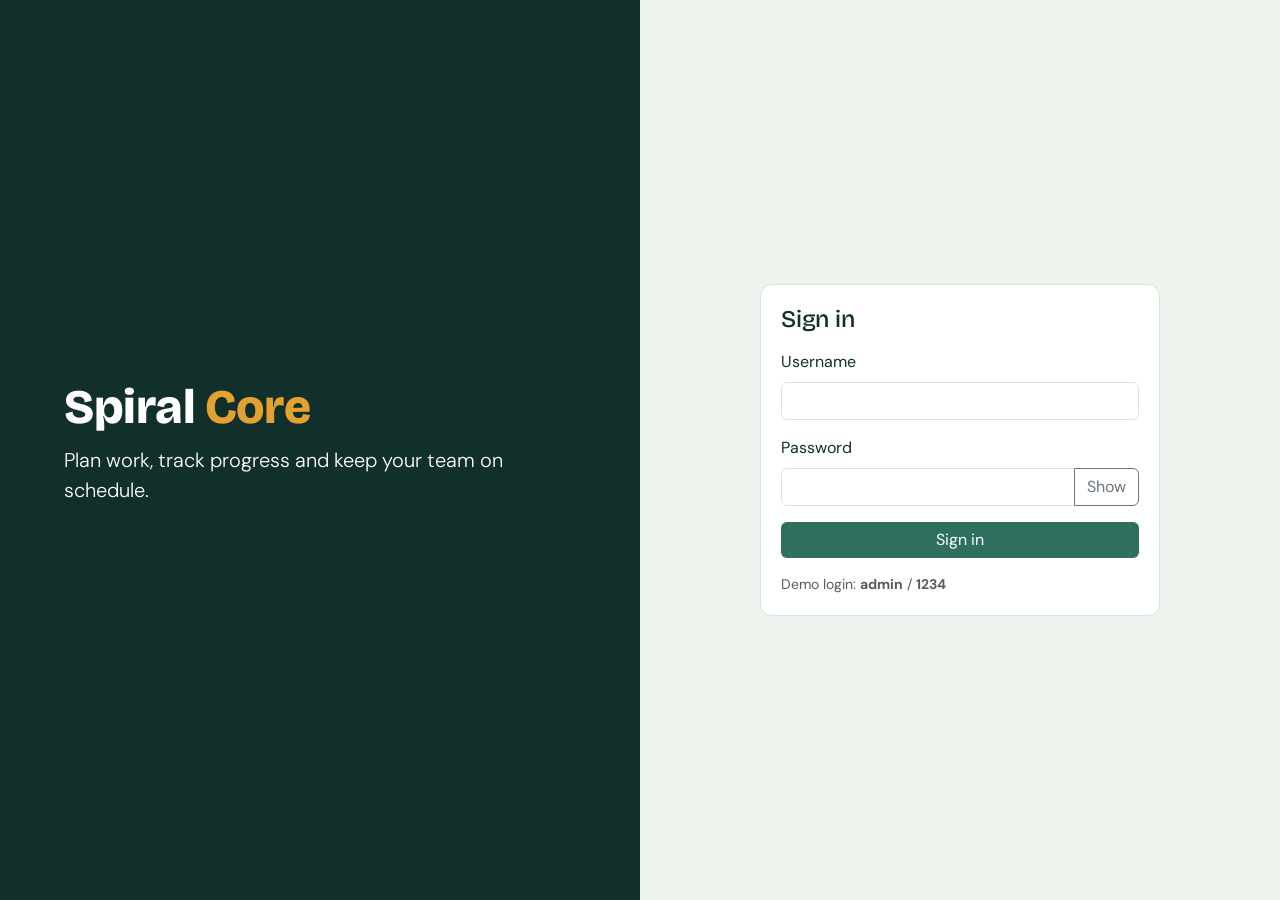
<file: Taskflow Spiral Core/index.html>
<!DOCTYPE html>
<html lang="en">
<head>
<meta charset="UTF-8">
<meta name="viewport" content="width=device-width, initial-scale=1">
<meta name="description" content="Sign in to Spiral Core, a simple team task manager.">
<meta name="author" content="Your Name">
<meta name="keywords" content="task manager, dashboard, IMS566, Bootstrap 5">
<title>Login | Spiral Core</title>
<link href="https://cdn.jsdelivr.net/npm/bootstrap@5.3.3/dist/css/bootstrap.min.css" rel="stylesheet">
<link href="https://fonts.googleapis.com/css2?family=Bricolage+Grotesque:wght@600;800&family=DM+Sans:wght@400;500&display=swap" rel="stylesheet">
<link href="css/style.css" rel="stylesheet">
</head>
<body>
<div class="login-wrap">
  <section class="login-side">
    <h1>Spiral <span>Core</span></h1>
    <p class="lead">Plan work, track progress and keep your team on schedule.</p>
  </section>
  <main class="login-form">
    <div class="tf-card">
      <h2 class="h4 mb-3">Sign in</h2>
      <div id="loginError" class="alert alert-danger d-none" role="alert"></div>
      <form id="loginForm" novalidate>
        <label for="username" class="form-label">Username</label>
        <input id="username" class="form-control mb-3" autocomplete="username">
        <label for="password" class="form-label">Password</label>
        <div class="input-group mb-3">
          <input id="password" type="password" class="form-control" autocomplete="current-password">
          <button type="button" id="togglePw" class="btn btn-outline-secondary">Show</button>
        </div>
        <button class="btn btn-tf w-100">Sign in</button>
      </form>
      <p class="small text-muted mt-3 mb-0">Demo login: <strong>admin</strong> / <strong>1234</strong></p>
    </div>
  </main>
</div>
<script src="https://cdn.jsdelivr.net/npm/bootstrap@5.3.3/dist/js/bootstrap.bundle.min.js"></script>
<script src="js/auth.js"></script></body></html>
</file>
<file: Taskflow Spiral Core/css/style.css>
/* ===== Spiral Core styles =====
   Palette: forest ink, sage background, amber accent */
:root{--ink:#12302b;--sage:#eef3ee;--leaf:#2f6f5e;--amber:#e3a12f;--card:#fff;--muted:#5c6f6a}
body{font-family:'DM Sans',system-ui,sans-serif;background:var(--sage);color:var(--ink);min-height:100vh;display:flex;flex-direction:column}
h1,h2,h3,h4,.navbar-brand{font-family:'Bricolage Grotesque',sans-serif;letter-spacing:-.01em}
main{flex:1}
a{color:var(--leaf)}
:focus-visible{outline:3px solid var(--amber);outline-offset:2px}

/* Navbar */
.tf-nav{background:var(--ink)}
.tf-nav .navbar-brand{color:#fff;font-weight:700}
.tf-nav .navbar-brand span{color:var(--amber)}
.tf-nav .nav-link{color:#cfe0da}
.tf-nav .nav-link:hover,.tf-nav .nav-link.active{color:#fff;border-bottom:2px solid var(--amber)}

/* Cards */
.tf-card{background:var(--card);border:1px solid #d9e3dc;border-radius:12px;padding:1.25rem}
.stat{border-left:6px solid var(--leaf)}
.stat.amber{border-left-color:var(--amber)}
.stat .num{font-family:'Bricolage Grotesque';font-size:2.4rem;font-weight:700;line-height:1}
.stat small{color:var(--muted)}
.page-title{font-weight:700}
.table thead th{background:var(--ink);color:#fff;font-weight:500;white-space:nowrap}
.badge-todo{background:#dfe6e3;color:var(--ink)}
.badge-progress{background:var(--amber);color:#3a2a00}
.badge-done{background:var(--leaf);color:#fff}
.avatar{width:56px;height:56px;border-radius:50%;background:var(--leaf);color:#fff;display:grid;place-items:center;font-weight:700;font-size:1.2rem}
.chart-box{position:relative;height:300px}

/* Login */
.login-wrap{min-height:100vh;display:grid;grid-template-columns:1fr 1fr}
.login-side{background:var(--ink);color:#fff;padding:4rem;display:flex;flex-direction:column;justify-content:center}
.login-side h1{font-size:3rem;font-weight:800}
.login-side h1 span{color:var(--amber)}
.login-form{display:flex;align-items:center;justify-content:center;padding:2rem}
.login-form .tf-card{width:100%;max-width:400px}
.btn-tf{background:var(--leaf);color:#fff;border:0}
.btn-tf:hover{background:var(--ink);color:#fff}
@media(max-width:767px){.login-wrap{grid-template-columns:1fr}.login-side{padding:2rem}.login-side h1{font-size:2rem}}

/* Footer */
.tf-footer{background:var(--ink);color:#cfe0da;padding:1.25rem 0;margin-top:3rem;font-size:.9rem}
.tf-footer a{color:var(--amber)}
@media(prefers-reduced-motion:reduce){*{transition:none!important}}
</file>
